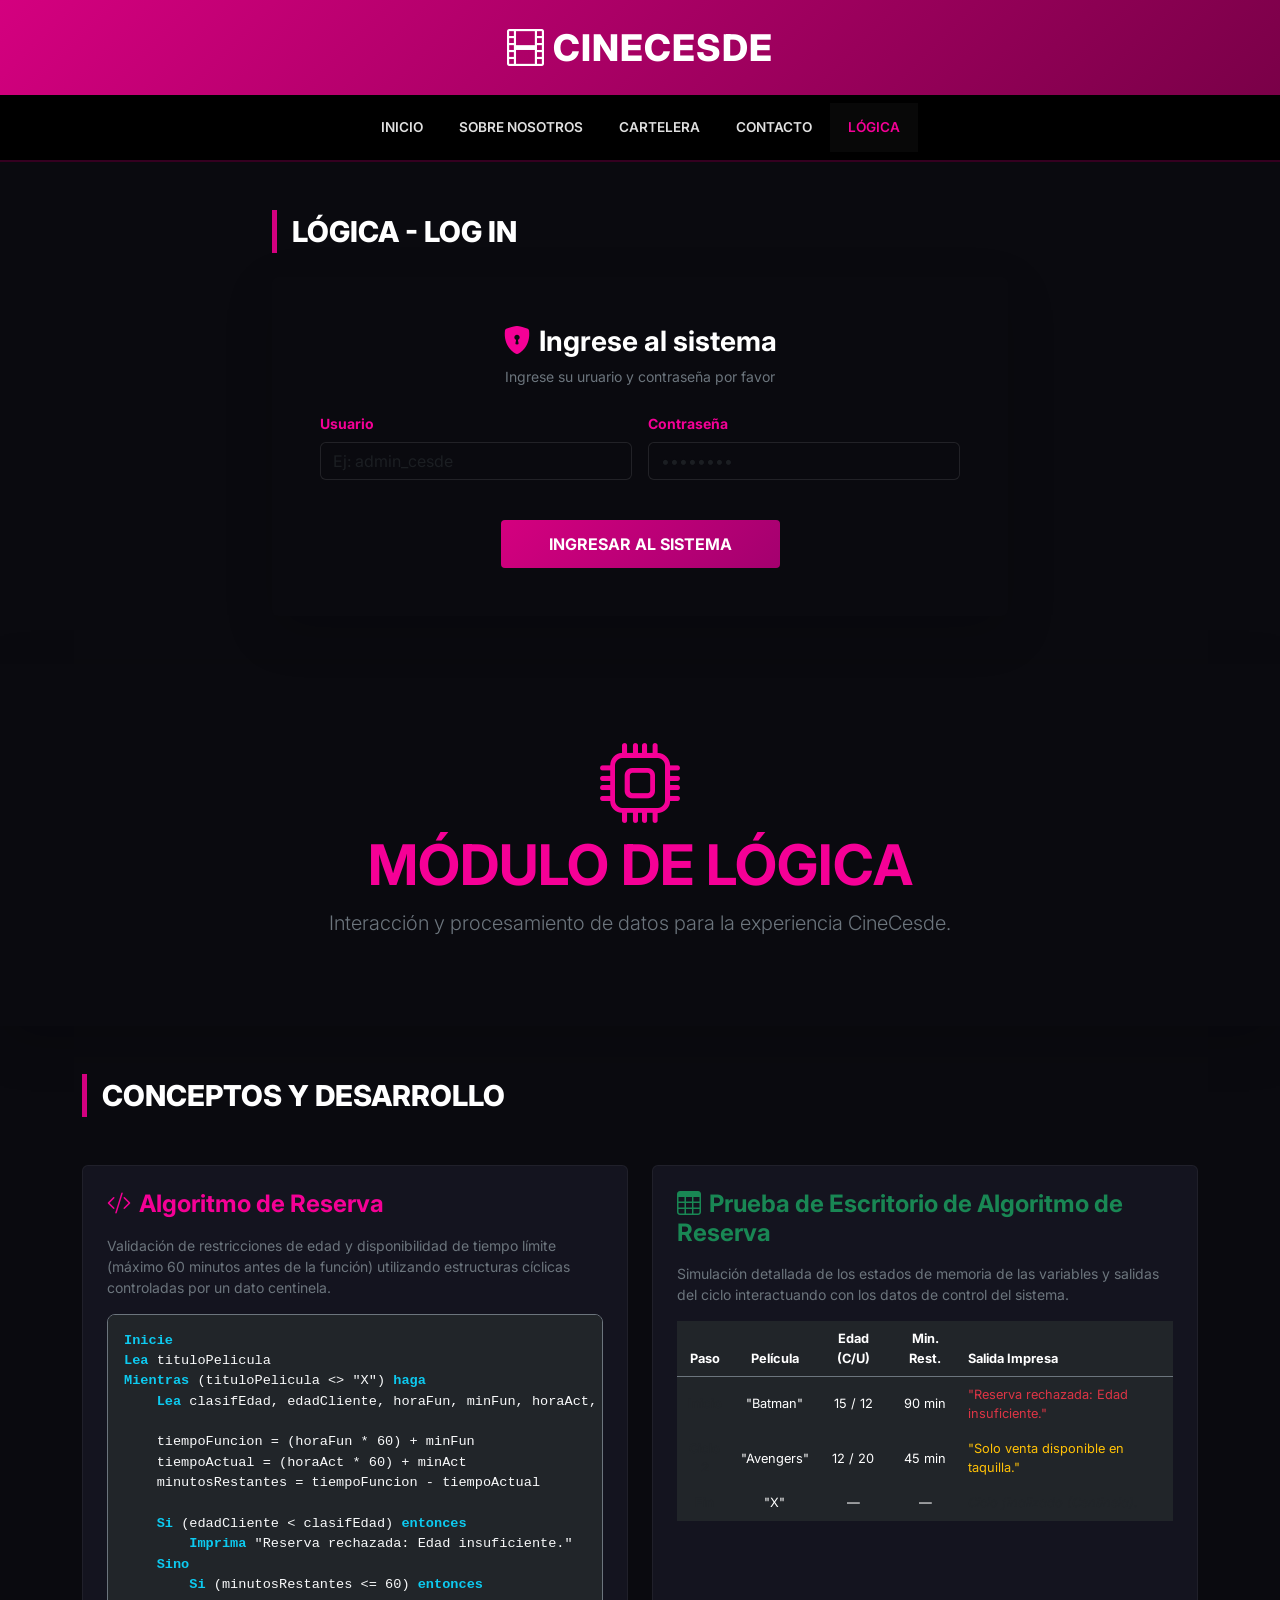
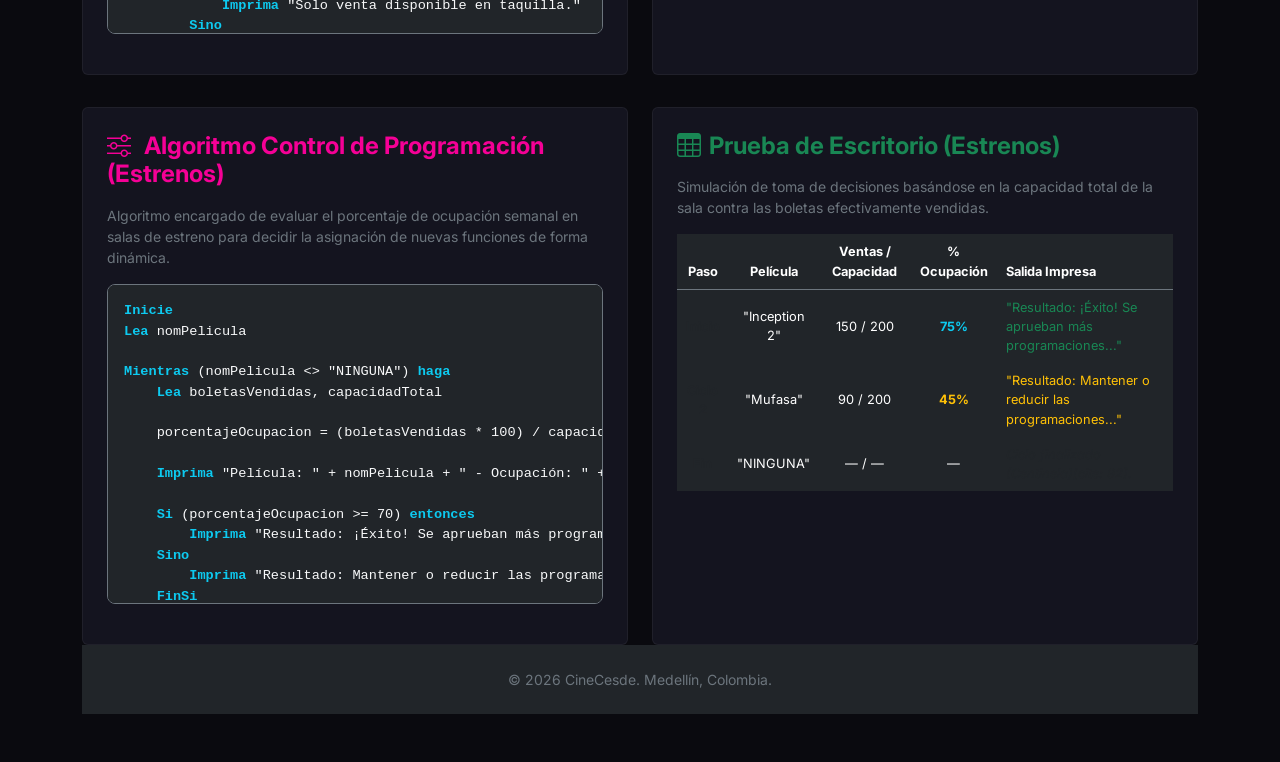
<file: logica.html>
<!DOCTYPE html>
<html lang="es">
<head>
    <meta charset="utf-8">
    <meta name="viewport" content="width=device-width, initial-scale=1">
    <title>Módulo de Lógica | CineCesde</title>
    
    <link href="https://fonts.googleapis.com/css2?family=Inter:wght@300;400;600;800&display=swap" rel="stylesheet">
    <link href="https://cdn.jsdelivr.net/npm/bootstrap@5.3.3/dist/css/bootstrap.min.css" rel="stylesheet">
    <link rel="stylesheet" href="https://cdn.jsdelivr.net/npm/bootstrap-icons@1.11.0/font/bootstrap-icons.css">
    
    <link rel="stylesheet" href="CSS/style.css">
</head>
<body class="bg-dark-bg text-white">

    <header>
        <div class="logo-header-zone text-center">
            <div class="container position-relative">
                <a href="index.html" class="brand-logo-main">
                    <i class="bi bi-film me-2"></i>CineCesde
                </a>
            </div>
        </div>

        <nav class="navbar navbar-expand-lg navbar-dark sticky-top custom-nav-dark">
            <div class="container justify-content-center">
                <button class="navbar-toggler" type="button" data-bs-toggle="collapse" data-bs-target="#navbarNav">
                    <span class="navbar-toggler-icon"></span>
                </button>
                <div class="collapse navbar-collapse justify-content-center" id="navbarNav">
                    <ul class="navbar-nav text-uppercase">
                        <li class="nav-item"><a class="nav-link" href="index.html">Inicio</a></li>
                        <li class="nav-item"><a class="nav-link" href="nosotros.html">Sobre Nosotros</a></li>
                        <li class="nav-item"><a class="nav-link" href="index.html#cartelera">Cartelera</a></li>
                        <li class="nav-item"><a class="nav-link" href="index.html#contacto">Contacto</a></li>
                        <li class="nav-item"><a class="nav-link active" href="logica.html">Lógica</a></li>
                    </ul>
                </div>
            </div>
        </nav>
    </header>

    <main>

         <section id="area-formulario" class="container py-5">
            <div class="row">
                <div class="col-12 col-lg-8 mx-auto">
                    <div class="section-title mb-4">Lógica - Log in </div>
                    
                    <div class="p-5 rounded bg-dark-secondary border-custom shadow-lg">
                        <div class="text-center mb-4">
                            <h3 class="fw-bold"><i class="bi bi-shield-lock-fill text-magenta me-2"></i>Ingrese al sistema </h3>
                            <p class="text-secondary small">Ingrese su uruario y contraseña por favor</p>
                        </div>
                        
                        <form id="formLogica">
                            <div class="row g-3">
                                <div class="col-md-6">
                                    <label for="inputUsuario" class="form-label small text-magenta fw-bold">Usuario</label>
                                    <input type="text" id="inputUsuario" class="form-control input-custom" placeholder="Ej: admin_cesde" required>
                                </div>
                                <div class="col-md-6">
                                    <label for="inputPassword" class="form-label small text-magenta fw-bold">Contraseña</label>
                                    <input type="password" id="inputPassword" class="form-control input-custom" placeholder="••••••••" required>
                                </div>
                                
                                <div class="col-12 mt-3" id="contenedorAlerta"></div>

                                <div class="col-12 text-center mt-4">
                                    <button type="submit" class="btn btn-magenta-action px-5 text-uppercase">Ingresar al Sistema</button>
                                </div>
                            </div>
                        </form>
                    </div>
                </div>
            </div>
        </section>

        <section class="py-5 text-center bg-dark-pure border-bottom-custom shadow-lg">
            <div class="container py-4">
                <i class="bi bi-cpu text-magenta display-1 mb-3"></i>
                <h1 class="display-4 fw-bold text-magenta text-uppercase">Módulo de Lógica</h1>
                <p class="lead text-secondary max-w-md mx-auto">Interacción y procesamiento de datos para la experiencia CineCesde.</p>
            </div>
        </section>

       
        <section id="conceptos-logica" class="py-5 bg-dark-pure">
            <div class="container">
                <div class="section-title mb-5">CONCEPTOS Y DESARROLLO</div>
                
             <div class="row g-4">
    <div class="col-12 col-md-6">
        <div class="movie-card p-4 rounded h-100 d-flex flex-column justify-content-between">
            <div>
                <h4 class="text-magenta fw-bold mb-3">
                    <i class="bi bi-code-slash me-2"></i>Algoritmo de Reserva
                </h4>
                <p class="text-secondary small mb-3">
                    Validación de restricciones de edad y disponibilidad de tiempo límite (máximo 60 minutos antes de la función) utilizando estructuras cíclicas controladas por un dato centinela.
                </p>
                
                <pre class="bg-dark text-light p-3 rounded-3 border border-secondary" style="font-family: 'Consolas', monospace; font-size: 0.85rem; max-height: 320px; overflow-y: auto;"><code><span class="text-info fw-bold">Inicie</span>
<span class="text-info fw-bold">Lea</span> tituloPelicula
<span class="text-info fw-bold">Mientras</span> (tituloPelicula &lt;&gt; "X") <span class="text-info fw-bold">haga</span>
    <span class="text-info fw-bold">Lea</span> clasifEdad, edadCliente, horaFun, minFun, horaAct, minAct
    
    tiempoFuncion = (horaFun * 60) + minFun
    tiempoActual = (horaAct * 60) + minAct
    minutosRestantes = tiempoFuncion - tiempoActual
    
    <span class="text-info fw-bold">Si</span> (edadCliente &lt; clasifEdad) <span class="text-info fw-bold">entonces</span>
        <span class="text-info fw-bold">Imprima</span> "Reserva rechazada: Edad insuficiente."
    <span class="text-info fw-bold">Sino</span>
        <span class="text-info fw-bold">Si</span> (minutosRestantes &lt;= 60) <span class="text-info fw-bold">entonces</span>
            <span class="text-info fw-bold">Imprima</span> "Solo venta disponible en taquilla."
        <span class="text-info fw-bold">Sino</span>
            <span class="text-info fw-bold">Imprima</span> "Reserva exitosa."
        <span class="text-info fw-bold">FinSi</span>
    <span class="text-info fw-bold">FinSi</span>
    <span class="text-info fw-bold">Lea</span> tituloPelicula
<span class="text-info fw-bold">finMientras</span>
<span class="text-info fw-bold">Termine</span></code></pre>
            </div>
        </div>
    </div>

    <div class="col-12 col-md-6">
        <div class="movie-card p-4 rounded h-100 d-flex flex-column justify-content-between">
            <div>
                <h4 class="text-success fw-bold mb-3">
                    <i class="bi bi-table me-2"></i>Prueba de Escritorio de Algoritmo de Reserva
                </h4>
                <p class="text-secondary small mb-3">
                    Simulación detallada de los estados de memoria de las variables y salidas del ciclo interactuando con los datos de control del sistema.
                </p>
                
                <div class="table-responsive">
                    <table class="table table-dark table-hover table-borderless align-middle text-center mb-0" style="font-size: 0.8rem;">
                        <thead class="border-bottom border-secondary text-secondary">
                            <tr>
                                <th>Paso</th>
                                <th>Película</th>
                                <th>Edad (C/U)</th>
                                <th>Min. Rest.</th>
                                <th class="text-start">Salida Impresa</th>
                            </tr>
                        </thead>
                        <tbody>
                            <tr>
                                <td class="text-muted fw-bold">Inicio</td>
                                <td>"Batman"</td>
                                <td>15 / 12</td>
                                <td>90 min</td>
                                <td class="text-start text-danger">"Reserva rechazada: Edad insuficiente."</td>
                            </tr>
                            <tr>
                                <td class="text-muted fw-bold">Ciclo 2</td>
                                <td>"Avengers"</td>
                                <td>12 / 20</td>
                                <td>45 min</td>
                                <td class="text-start text-warning">"Solo venta disponible en taquilla."</td>
                            </tr>
                            <tr>
                                <td class="text-muted fw-bold">Fin</td>
                                <td>"X"</td>
                                <td>—</td>
                                <td>—</td>
                                <td class="text-start text-muted"><em>Ciclo finalizado (Centinela).</em></td>
                            </tr>
                        </tbody>
                    </table>
                </div>
            </div>
        </div>
    </div>
</div>

<div class="row g-4 mt-2">
    <div class="col-12 col-md-6">
        <div class="movie-card p-4 rounded h-100 d-flex flex-column justify-content-between">
            <div>
                <h4 class="text-magenta fw-bold mb-3">
                    <i class="bi bi-sliders me-2"></i> Algoritmo Control de Programación (Estrenos)
                </h4>
                <p class="text-secondary small mb-3">
                    Algoritmo encargado de evaluar el porcentaje de ocupación semanal en salas de estreno para decidir la asignación de nuevas funciones de forma dinámica.
                </p>
                
                <pre class="bg-dark text-light p-3 rounded-3 border border-secondary" style="font-family: 'Consolas', monospace; font-size: 0.85rem; max-height: 320px; overflow-y: auto;"><code><span class="text-info fw-bold">Inicie</span>
<span class="text-info fw-bold">Lea</span> nomPelicula

<span class="text-info fw-bold">Mientras</span> (nomPelicula &lt;&gt; "NINGUNA") <span class="text-info fw-bold">haga</span>
    <span class="text-info fw-bold">Lea</span> boletasVendidas, capacidadTotal
    
    porcentajeOcupacion = (boletasVendidas * 100) / capacidadTotal
    
    <span class="text-info fw-bold">Imprima</span> "Película: " + nomPelicula + " - Ocupación: " + porcentajeOcupacion + "%"
    
    <span class="text-info fw-bold">Si</span> (porcentajeOcupacion &gt;= 70) <span class="text-info fw-bold">entonces</span>
        <span class="text-info fw-bold">Imprima</span> "Resultado: ¡Éxito! Se aprueban más programaciones."
    <span class="text-info fw-bold">Sino</span>
        <span class="text-info fw-bold">Imprima</span> "Resultado: Mantener o reducir las programaciones actuales."
    <span class="text-info fw-bold">FinSi</span>
    
    <span class="text-info fw-bold">Lea</span> nomPelicula
<span class="text-info fw-bold">finMientras</span>

<span class="text-info fw-bold">Termine</span></code></pre>
            </div>
        </div>
    </div>

    <div class="col-12 col-md-6">
        <div class="movie-card p-4 rounded h-100 d-flex flex-column justify-content-between">
            <div>
                <h4 class="text-success fw-bold mb-3">
                    <i class="bi bi-table me-2"></i>Prueba de Escritorio (Estrenos)
                </h4>
                <p class="text-secondary small mb-3">
                    Simulación de toma de decisiones basándose en la capacidad total de la sala contra las boletas efectivamente vendidas.
                </p>
                
                <div class="table-responsive">
                    <table class="table table-dark table-hover table-borderless align-middle text-center mb-0" style="font-size: 0.8rem;">
                        <thead class="border-bottom border-secondary text-secondary">
                            <tr>
                                <th>Paso</th>
                                <th>Película</th>
                                <th>Ventas / Capacidad</th>
                                <th>% Ocupación</th>
                                <th class="text-start">Salida Impresa</th>
                            </tr>
                        </thead>
                        <tbody>
                            <tr>
                                <td class="text-muted fw-bold">Inicio</td>
                                <td>"Inception 2"</td>
                                <td>150 / 200</td>
                                <td class="text-info fw-bold">75%</td>
                                <td class="text-start text-success">"Resultado: ¡Éxito! Se aprueban más programaciones..."</td>
                            </tr>
                            <tr>
                                <td class="text-muted fw-bold">Ciclo 2</td>
                                <td>"Mufasa"</td>
                                <td>90 / 200</td>
                                <td class="text-warning fw-bold">45%</td>
                                <td class="text-start text-warning">"Resultado: Mantener o reducir las programaciones..."</td>
                            </tr>
                            <tr>
                                <td class="text-muted fw-bold">Fin</td>
                                <td>"NINGUNA"</td>
                                <td>— / —</td>
                                <td>—</td>
                                <td class="text-start text-muted"><em>Ciclo finalizado (Centinela)[cite: 92].</em></td>
                            </tr>
                        </tbody>
                    </table>
                </div>
            </div>
        </div>
    </div>
</div>
                    

    <footer class="text-center py-4 text-white border-top-custom bg-dark">
        <div class="container">
            <p class="text-secondary small mb-0">© 2026 CineCesde. Medellín, Colombia.</p>
        </div>
    </footer>
<script src="https://cdn.jsdelivr.net/npm/bootstrap@5.3.3/dist/js/bootstrap.bundle.min.js"></script>

<script>
    document.getElementById('formLogica').addEventListener('submit', function(event) {
        // Evita que la página se recargue y rompa la simulación
        event.preventDefault();
        
        // Captura los valores de los inputs y limpia espacios en blanco con .trim()
        const usuario = document.getElementById('inputUsuario').value.trim();
        const contrasena = document.getElementById('inputPassword').value;
        const contenedorAlerta = document.getElementById('contenedorAlerta');
        
        // CONDICIONAL EVALUADO: Ambos campos deben ser exactamente iguales a los credenciales correctos
        if (usuario === "cesde" && contrasena === "123") {
            // Caso de Éxito: Credenciales correctas
            contenedorAlerta.innerHTML = `
                <div class="alert alert-success border-0 d-flex align-items-center" role="alert">
                    <i class="bi bi-check-circle-fill me-2 fs-5"></i>
                    <div><strong>¡Bienvenidos!</strong> Autenticación exitosa. Hola de nuevo, <strong>${usuario}</strong>.</div>
                </div>
            `;
            
            // Limpia los campos del formulario para un nuevo intento posterior
            document.getElementById('formLogica').reset();
            
        } else {
            // Caso de Error: Si el usuario NO es "cesde" O la contraseña NO es "123"
            contenedorAlerta.innerHTML = `
                <div class="alert alert-danger border-0 d-flex align-items-center" role="alert">
                    <i class="bi bi-exclamation-triangle-fill me-2 fs-5"></i>
                    <div><strong>Error de acceso:</strong> Usuario o contraseña incorrectos. Inténtalo de nuevo.</div>
                </div>
            `;
        }
    });


</script>
</body>
</html>
</file>
<file: CSS/style.css>
/* ==========================================================================
   1. VARIABLES Y CONFIGURACIÓN GENERAL
   ========================================================================== */
:root {
    --magenta-base: #D4007F;
    --magenta-bright: #F50096;
    --dark-pure: #000000;
    --dark-bg: #0A0A0F;
    --dark-card: #14141F;
    --orange-alert: #FF7A00;
    /* ¡Profe nota!: Agregué esta variable que estabas usando pero no existía */
    --transition-smooth: all 0.3s ease; 
}

body {
    font-family: 'Inter', sans-serif;
    background-color: var(--dark-bg);
    color: #FFFFFF;
    overflow-x: hidden;
}

/* ==========================================================================
   2. HEADER Y NAVEGACIÓN
   ========================================================================== */
.logo-header-zone {
    background: linear-gradient(135deg, #D4007F 0%, #7A0048 100%);
    padding: 20px 0;
    position: relative;
}

.brand-logo-main {
    font-size: 2.3rem;
    font-weight: 800;
    color: #FFFFFF !important;
    text-decoration: none;
    letter-spacing: 1px;
    text-transform: uppercase;
}

.custom-nav-dark {
    background-color: var(--dark-pure) !important;
    border-bottom: 2px solid rgba(212, 0, 127, 0.25);
}

.custom-nav-dark .nav-link {
    color: #E0E0E0 !important;
    font-weight: 600;
    font-size: 0.85rem;
    padding: 14px 18px !important;
    transition: var(--transition-smooth);
}

.custom-nav-dark .nav-link:hover, 
.custom-nav-dark .nav-link.active {
    color: var(--magenta-bright) !important;
    background-color: rgba(255, 255, 255, 0.03);
}

/* ==========================================================================
   ESTILO DE REDES SOCIALES (CON EFECTO GLOW NARANJA)
   ========================================================================== */
.header-social-side {
    gap: 20px;
    display: flex;
    align-items: center;
}

.social-link {
    color: #FFFFFF !important;
    font-size: 1.4rem;
    text-decoration: none;
    transition: all 0.3s cubic-bezier(0.25, 0.46, 0.45, 0.94);
    display: inline-block;
}

.social-link:hover {
    color: #FF8C42 !important;
    transform: translateY(-4px) scale(1.1);
    /* Efecto Glow Naranja */
    text-shadow: 0 0 8px #FF8C42, 
                 0 0 15px rgba(255, 140, 66, 0.6), 
                 0 0 25px rgba(255, 140, 66, 0.4); 
}

.social-link:active {
    transform: scale(0.95);
}

/* ==========================================================================
   3. SECCIÓN CARTELERA (EL CORAZÓN DEL DISEÑO)
   ========================================================================== */
#cartelera .row {
    display: flex;
    align-items: stretch;
}

.section-title {
    font-weight: 800;
    font-size: 1.8rem;
    border-left: 5px solid var(--magenta-base);
    padding-left: 15px;
    text-transform: uppercase;
}

/* PÓSTER PRINCIPAL (IZQUIERDA) */
.main-feature-card {
    height: 100%;
    min-height: 600px;
    position: relative;
    overflow: hidden;
    border: 1px solid rgba(255, 255, 255, 0.1);
}

.main-poster-img {
    width: 100%;
    height: 100%;
    object-fit: cover;
    object-position: top;
}

/* PÓSTERS SECUNDARIOS (DERECHA) */
.movie-card {
    background-color: var(--dark-card);
    border: 1px solid rgba(255, 255, 255, 0.05);
    transition: transform 0.3s ease, border-color 0.3s ease;
    height: 100%;
}

.movie-card:hover {
    transform: translateY(-10px);
    border-color: var(--magenta-base);
    z-index: 10;
}

.movie-poster-img {
    height: 380px;
    width: 100%;
    object-fit: cover;
    display: block;
}

.feature-info-overlay {
    position: absolute;
    bottom: 0;
    left: 0;
    width: 100%;
    padding: 30px 20px;
    background: linear-gradient(to top, rgba(0,0,0,1) 0%, rgba(0,0,0,0) 100%);
}

.card-title-bg {
    background-color: var(--dark-pure);
    border-top: 1px solid rgba(255, 255, 255, 0.05);
}

/* ==========================================================================
   4. COMPONENTES (BADGES, BOTONES, INPUTS)
   ========================================================================== */
.status-badge-outside {
    position: absolute;
    top: -12px;
    left: 10px;
    z-index: 100;
    background-color: var(--magenta-base);
    color: white;
    padding: 4px 12px;
    font-size: 0.7rem;
    font-weight: 800;
    text-transform: uppercase;
    border-radius: 4px;
    box-shadow: 0 4px 10px rgba(0, 0, 0, 0.5);
    border: 1px solid rgba(255, 255, 255, 0.2);
}

.bg-magenta { background-color: var(--magenta-base); }
.badge-orange { background-color: var(--orange-alert); }

/* ¡Profe nota!: Unifiqué los dos estilos de botón que tenías en uno solo coherente */
.btn-magenta-action {
    background: linear-gradient(135deg, #D4007F 0%, #A4006F 100%);
    color: white;
    font-weight: 700;
    padding: 12px 25px;
    border: 0;
    border-radius: 4px; /* Un toque sutil de redondez */
    transition: var(--transition-smooth);
}

.btn-magenta-action:hover {
    transform: scale(1.05);
    color: white;
    box-shadow: 0 0 20px rgba(212, 0, 127, 0.4);
}

.input-custom {
    background-color: var(--dark-bg) !important;
    border: 1px solid rgba(255, 255, 255, 0.1) !important;
    color: #FFFFFF !important;
}

/* Textos del Carrusel */
.custom-shadow-text {
    color: #FFFFFF !important;
    text-shadow: 2px 2px 8px rgba(0, 0, 0, 0.85), 
                 -1px -1px 0px rgba(0, 0, 0, 0.5), 
                 1px -1px 0px rgba(0, 0, 0, 0.5);
}

/* ¡Profe nota!: Fusioné las dos declaraciones duplicadas de .custom-caption-overlay */
.custom-caption-overlay {
    left: 0 !important;
    right: 0 !important;
    bottom: 0 !important;
    width: 100%;
    padding: 80px 8% 40px 8% !important;
    background: linear-gradient(to top, rgba(0, 0, 0, 0.9) 0%, rgba(0, 0, 0, 0.4) 60%, rgba(0, 0, 0, 0) 100%);
    text-align: left;
}

/* ==========================================================================
   5. SECCIÓN CONFITERÍA
   ========================================================================== */
.combo-card {
    background-color: var(--dark-card);
    border: 2px solid #2A2A35;
    border-radius: 0;
    height: 100%;
    transition: var(--transition-smooth);
    display: flex;
    flex-direction: column;
    overflow: visible;
}

.combo-card:hover {
    border-color: var(--magenta-base);
    background-color: #1A1A26;
}

.combo-img-container {
    padding: 15px 0;
    display: flex;
    justify-content: center;
    background-color: rgba(255, 255, 255, 0.02);
}

.combo-img {
    width: 210px;
    height: 210px;
    object-fit: cover;
    border-radius: 50%;
    border: 5px solid #2A2A35;
    padding: 0;
    transition: var(--transition-smooth);
}

.combo-card:hover .combo-img {
    border-color: var(--magenta-bright);
    transform: scale(1.08);
}

.combo-card h4 {
    text-transform: uppercase;
    letter-spacing: 1px;
    font-weight: 800;
    margin-top: 10px;
    font-size: 1.2rem;
}

.text-magenta {
    color: var(--magenta-bright);
}

/* ==========================================================================
   6. RESPONSIVE (AJUSTES MÓVIL)
   ========================================================================== */
@media (max-width: 991px) {
    #cartelera .row {
        flex-direction: column;
    }
    .main-feature-card {
        min-height: 400px;
        margin-bottom: 20px;
    }
    .movie-poster-img {
        height: 300px;
    }
}

@media (max-width: 768px) {
    /* Ajustes móviles fusionados y limpios */
    .custom-caption-overlay {
        position: relative !important;
        left: auto !important;
        right: auto !important;
        bottom: auto !important;
        width: 100%;
        padding: 20px 15px !important;
        background: #0F0F16 !important;
        text-align: center !important;
    }
    
    .custom-caption-overlay h1 {
        font-size: 1.5rem !important;
        margin-bottom: 4px;
    }
    
    .custom-caption-overlay p {
        font-size: 0.85rem !important;
        line-height: 1.2;
    }

    .bg-video {
    position: absolute;
    top: 0;
    left: 0;
    width: 100%;
    height: 100%;
    object-fit: cover; /* Esto elimina las franjas negras */
    z-index: -2;
}
</file>
